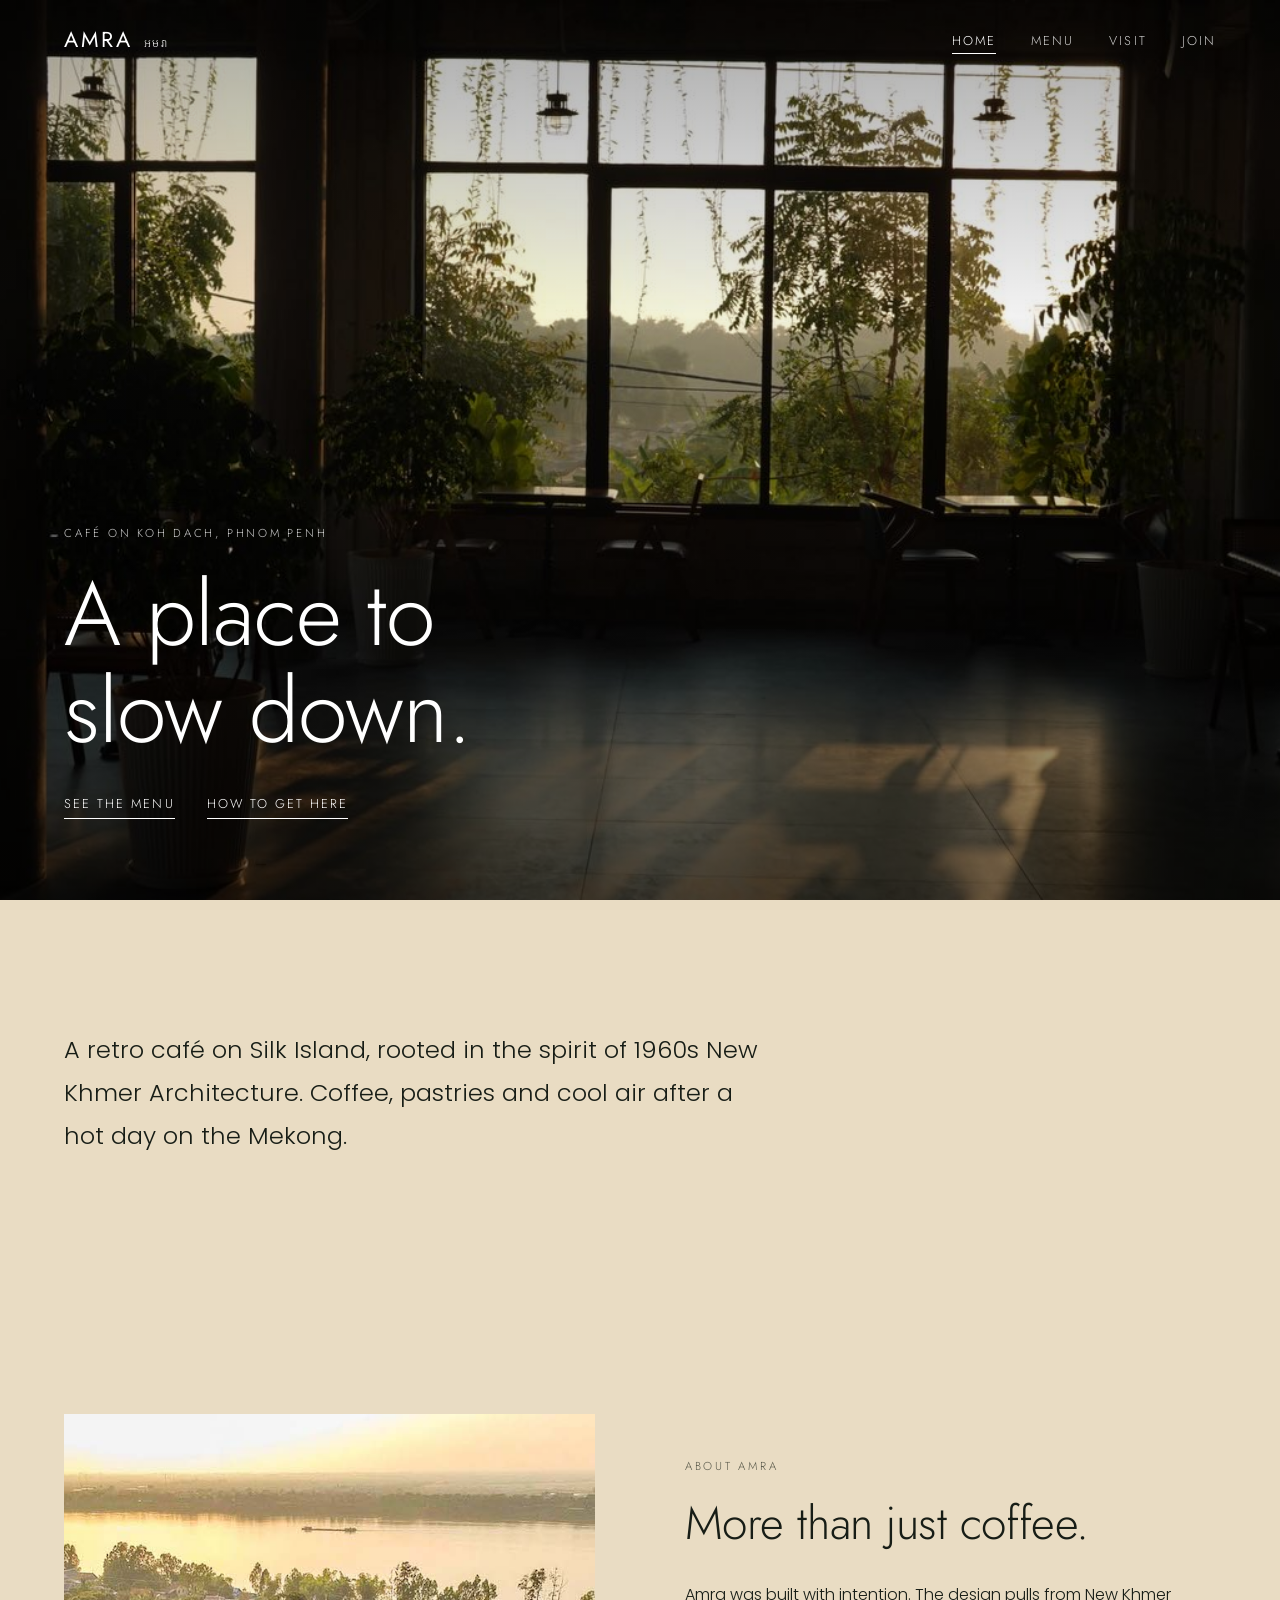
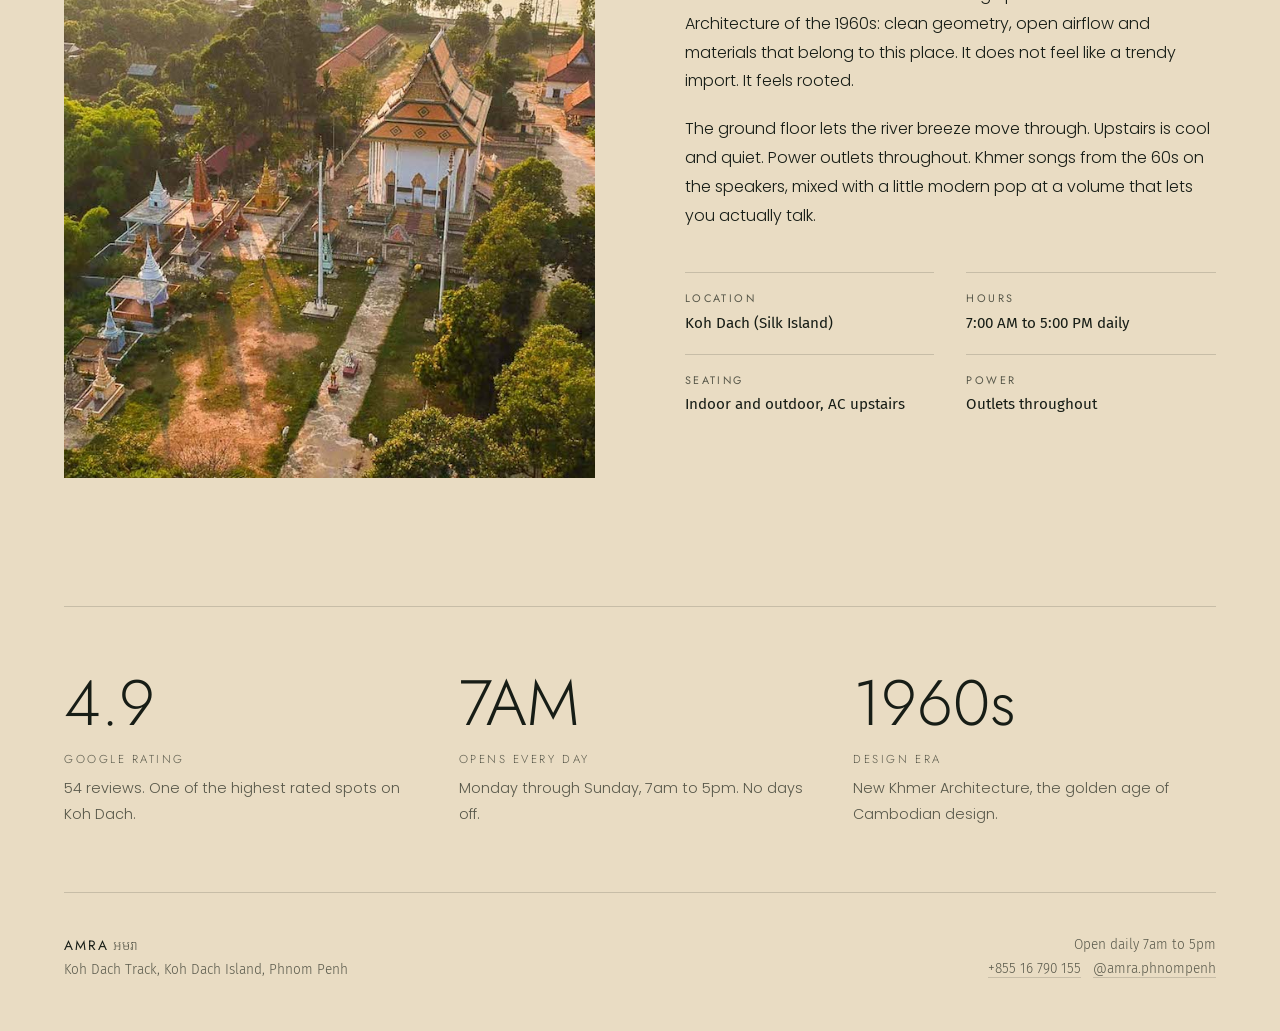
<file: index.html>
<!DOCTYPE html>
<html lang="en">
<head>
<meta charset="UTF-8">
<meta name="viewport" content="width=device-width, initial-scale=1.0">
<title>Amra អមរា | Café on Koh Dach</title>
<meta name="description" content="A retro café on Koh Dach, Silk Island, rooted in 1960s New Khmer Architecture. Coffee, pastries and cool air by the Mekong.">
<link rel="preconnect" href="https://fonts.googleapis.com">
<link rel="preconnect" href="https://fonts.gstatic.com" crossorigin>
<link href="https://fonts.googleapis.com/css2?family=Fira+Sans:wght@300;400;500&family=Jost:wght@300;400;500&family=Noto+Sans+Khmer:wght@300;400&family=Poppins:wght@300;400;500&display=swap" rel="stylesheet">
<link rel="stylesheet" href="style.css">
<link rel="icon" href="favicon.ico" sizes="any">
<link rel="icon" type="image/png" sizes="32x32" href="favicon-32.png">
<link rel="icon" type="image/png" sizes="16x16" href="favicon-16.png">
<link rel="apple-touch-icon" href="apple-touch-icon.png">
<link rel="manifest" href="site.webmanifest">
<meta name="theme-color" content="#E9DCC3">
</head>
<body>
<nav><a href="index.html" class="logo">Amra<small>អមរា</small></a><ul><li><a href="index.html" class="active">Home</a></li><li><a href="menu.html">Menu</a></li><li><a href="visit.html">Visit</a></li><li><a href="join.html">Join</a></li></ul></nav>
<header class="cover" id="cover">
  <div class="cover-media" aria-hidden="true">
    <iframe
      src="https://www.youtube-nocookie.com/embed/-3o5xTxxDhE?autoplay=1&mute=1&controls=0&loop=1&playlist=-3o5xTxxDhE&playsinline=1&modestbranding=1&rel=0&disablekb=1&fs=0&iv_load_policy=3&cc_load_policy=0&showinfo=0"
      title="Amra background video" tabindex="-1" allow="autoplay; encrypted-media" referrerpolicy="strict-origin-when-cross-origin" loading="eager"></iframe>
  </div>
  <div class="cover-shade"></div>
  <div class="cover-text">
    <span class="label">Café on Koh Dach, Phnom Penh</span>
    <h1>A place to<br>slow down.</h1>
    <div class="row"><a class="link" href="menu.html">See the menu</a><a class="link" href="visit.html">How to get here</a></div>
  </div>
</header>

<section class="section intro">
  <p class="lede fade">A retro café on Silk Island, rooted in the spirit of 1960s New Khmer Architecture. Coffee, pastries and cool air after a hot day on the Mekong.</p>
</section>

<section class="section split">
  <div class="photo fade"><img src="images/koh-dach-aerial.jpg" alt="Aerial view of Koh Dach Silk Island, Phnom Penh" loading="lazy"></div>
  <div class="fade">
    <span class="label">About Amra</span>
    <h2>More than just coffee.</h2>
    <p>Amra was built with intention. The design pulls from New Khmer Architecture of the 1960s: clean geometry, open airflow and materials that belong to this place. It does not feel like a trendy import. It feels rooted.</p>
    <p>The ground floor lets the river breeze move through. Upstairs is cool and quiet. Power outlets throughout. Khmer songs from the 60s on the speakers, mixed with a little modern pop at a volume that lets you actually talk.</p>
    <div class="facts fine">
      <div class="fact"><span>Location</span><b>Koh Dach (Silk Island)</b></div>
      <div class="fact"><span>Hours</span><b>7:00 AM to 5:00 PM daily</b></div>
      <div class="fact"><span>Seating</span><b>Indoor and outdoor, AC upstairs</b></div>
      <div class="fact"><span>Power</span><b>Outlets throughout</b></div>
    </div>
  </div>
</section>

<section class="numbers">
  <div class="num fade"><b>4.9</b><span>Google rating</span><p>54 reviews. One of the highest rated spots on Koh Dach.</p></div>
  <div class="num fade"><b>7AM</b><span>Opens every day</span><p>Monday through Sunday, 7am to 5pm. No days off.</p></div>
  <div class="num fade"><b>1960s</b><span>Design era</span><p>New Khmer Architecture, the golden age of Cambodian design.</p></div>
</section>

<footer>
  <div><b>Amra</b> អមរា<br>Koh Dach Track, Koh Dach Island, Phnom Penh</div>
  <div>Open daily 7am to 5pm<br><a href="tel:+85516790155">+855 16 790 155</a> &nbsp; <a href="https://www.instagram.com/amra.phnompenh/" target="_blank" rel="noopener">@amra.phnompenh</a></div>
</footer>
<script>
const io=new IntersectionObserver(es=>es.forEach(e=>{if(e.isIntersecting){e.target.classList.add('in');io.unobserve(e.target)}}),{threshold:.1});
document.querySelectorAll('.fade').forEach(el=>io.observe(el));
</script>
<script>
/* nav stays light over the video, turns solid once you scroll past it */
(function(){
  var nav=document.querySelector('nav'),cover=document.getElementById('cover');
  function f(){nav.classList.toggle('over-video',scrollY<cover.offsetHeight-80)}
  addEventListener('scroll',f,{passive:true});addEventListener('resize',f);f();
})();
</script>
</body>
</html>
</file>
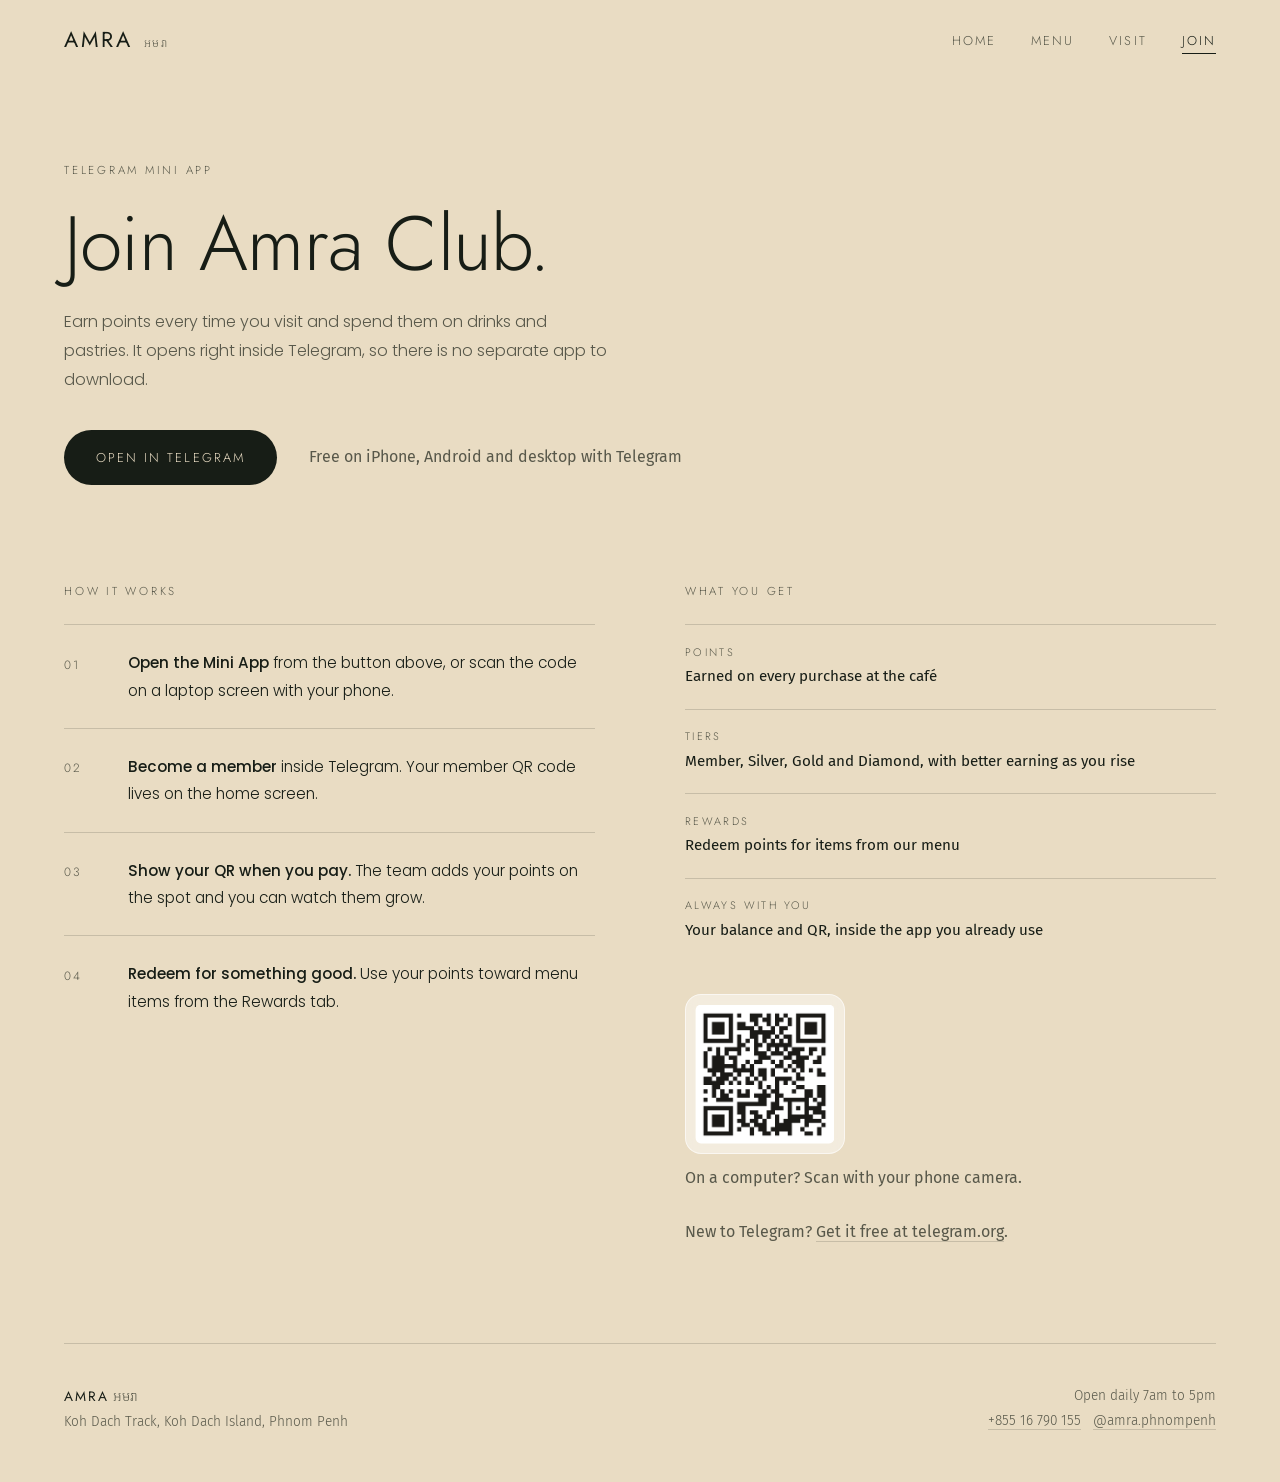
<file: join.html>
<!DOCTYPE html>
<html lang="en">
<head>
<meta charset="UTF-8">
<meta name="viewport" content="width=device-width, initial-scale=1.0">
<title>Amra Club, Telegram Mini App | Amra អមរា</title>
<meta name="description" content="Join Amra Club in our Telegram Mini App. Earn points on every visit and redeem them for drinks and pastries.">
<link rel="preconnect" href="https://fonts.googleapis.com">
<link rel="preconnect" href="https://fonts.gstatic.com" crossorigin>
<link href="https://fonts.googleapis.com/css2?family=Fira+Sans:wght@300;400;500&family=Jost:wght@300;400;500&family=Noto+Sans+Khmer:wght@300;400&family=Poppins:wght@300;400;500&display=swap" rel="stylesheet">
<link rel="stylesheet" href="style.css">
<link rel="icon" href="favicon.ico" sizes="any">
<link rel="icon" type="image/png" sizes="32x32" href="favicon-32.png">
<link rel="icon" type="image/png" sizes="16x16" href="favicon-16.png">
<link rel="apple-touch-icon" href="apple-touch-icon.png">
<link rel="manifest" href="site.webmanifest">
<meta name="theme-color" content="#E9DCC3">
</head>
<body>
<nav><a href="index.html" class="logo">Amra<small>អមរា</small></a><ul><li><a href="index.html">Home</a></li><li><a href="menu.html">Menu</a></li><li><a href="visit.html">Visit</a></li><li><a href="join.html" class="active">Join</a></li></ul></nav>

<header class="page-head fade">
  <span class="label">Telegram Mini App</span>
  <h1>Join Amra Club.</h1>
  <p class="lede">Earn points every time you visit and spend them on drinks and pastries. It opens right inside Telegram, so there is no separate app to download.</p>
  <div class="row" style="margin-top:2.2rem">
    <a class="btn" id="openBtn" href="#" target="_blank" rel="noopener">Open in Telegram</a>
    <span class="fine soft">Free on iPhone, Android and desktop with Telegram</span>
  </div>
</header>

<section class="club">
  <div class="how fade">
    <span class="label">How it works</span>
    <div class="step"><i>01</i><p><b>Open the Mini App</b> from the button above, or scan the code on a laptop screen with your phone.</p></div>
    <div class="step"><i>02</i><p><b>Become a member</b> inside Telegram. Your member QR code lives on the home screen.</p></div>
    <div class="step"><i>03</i><p><b>Show your QR when you pay.</b> The team adds your points on the spot and you can watch them grow.</p></div>
    <div class="step"><i>04</i><p><b>Redeem for something good.</b> Use your points toward menu items from the Rewards tab.</p></div>
  </div>
  <div class="perks fade">
    <span class="label">What you get</span>
    <div class="fact"><span>Points</span><b class="fine">Earned on every purchase at the café</b></div>
    <div class="fact"><span>Tiers</span><b class="fine">Member, Silver, Gold and Diamond, with better earning as you rise</b></div>
    <div class="fact"><span>Rewards</span><b class="fine">Redeem points for items from our menu</b></div>
    <div class="fact"><span>Always with you</span><b class="fine">Your balance and QR, inside the app you already use</b></div>
    <div id="qrWrap" class="qr" hidden><img id="qrImg" alt="Scan to open Amra Club in Telegram" width="160" height="160"><p class="fine soft">On a computer? Scan with your phone camera.</p></div>
    <p class="fine soft" style="margin-top:1.6rem">New to Telegram? <a href="https://telegram.org" target="_blank" rel="noopener">Get it free at telegram.org</a>.</p>
  </div>
</section>
<footer>
  <div><b>Amra</b> អមរា<br>Koh Dach Track, Koh Dach Island, Phnom Penh</div>
  <div>Open daily 7am to 5pm<br><a href="tel:+85516790155">+855 16 790 155</a> &nbsp; <a href="https://www.instagram.com/amra.phnompenh/" target="_blank" rel="noopener">@amra.phnompenh</a></div>
</footer>
<script>
const io=new IntersectionObserver(es=>es.forEach(e=>{if(e.isIntersecting){e.target.classList.add('in');io.unobserve(e.target)}}),{threshold:.1});
document.querySelectorAll('.fade').forEach(el=>io.observe(el));
</script>
<script>
/* Bot link and QR. Change these if the bot or Mini App link ever changes. */
const SITE={telegramLink:"https://t.me/Amracollectives_bot",qrImage:"images/telegram-qr.png"};
const b=document.getElementById("openBtn");
if(SITE.telegramLink){b.href=SITE.telegramLink}else{b.classList.add("todo")}
if(SITE.qrImage){document.getElementById("qrImg").src=SITE.qrImage;document.getElementById("qrWrap").hidden=false}
</script>
</body>
</html>
</file>
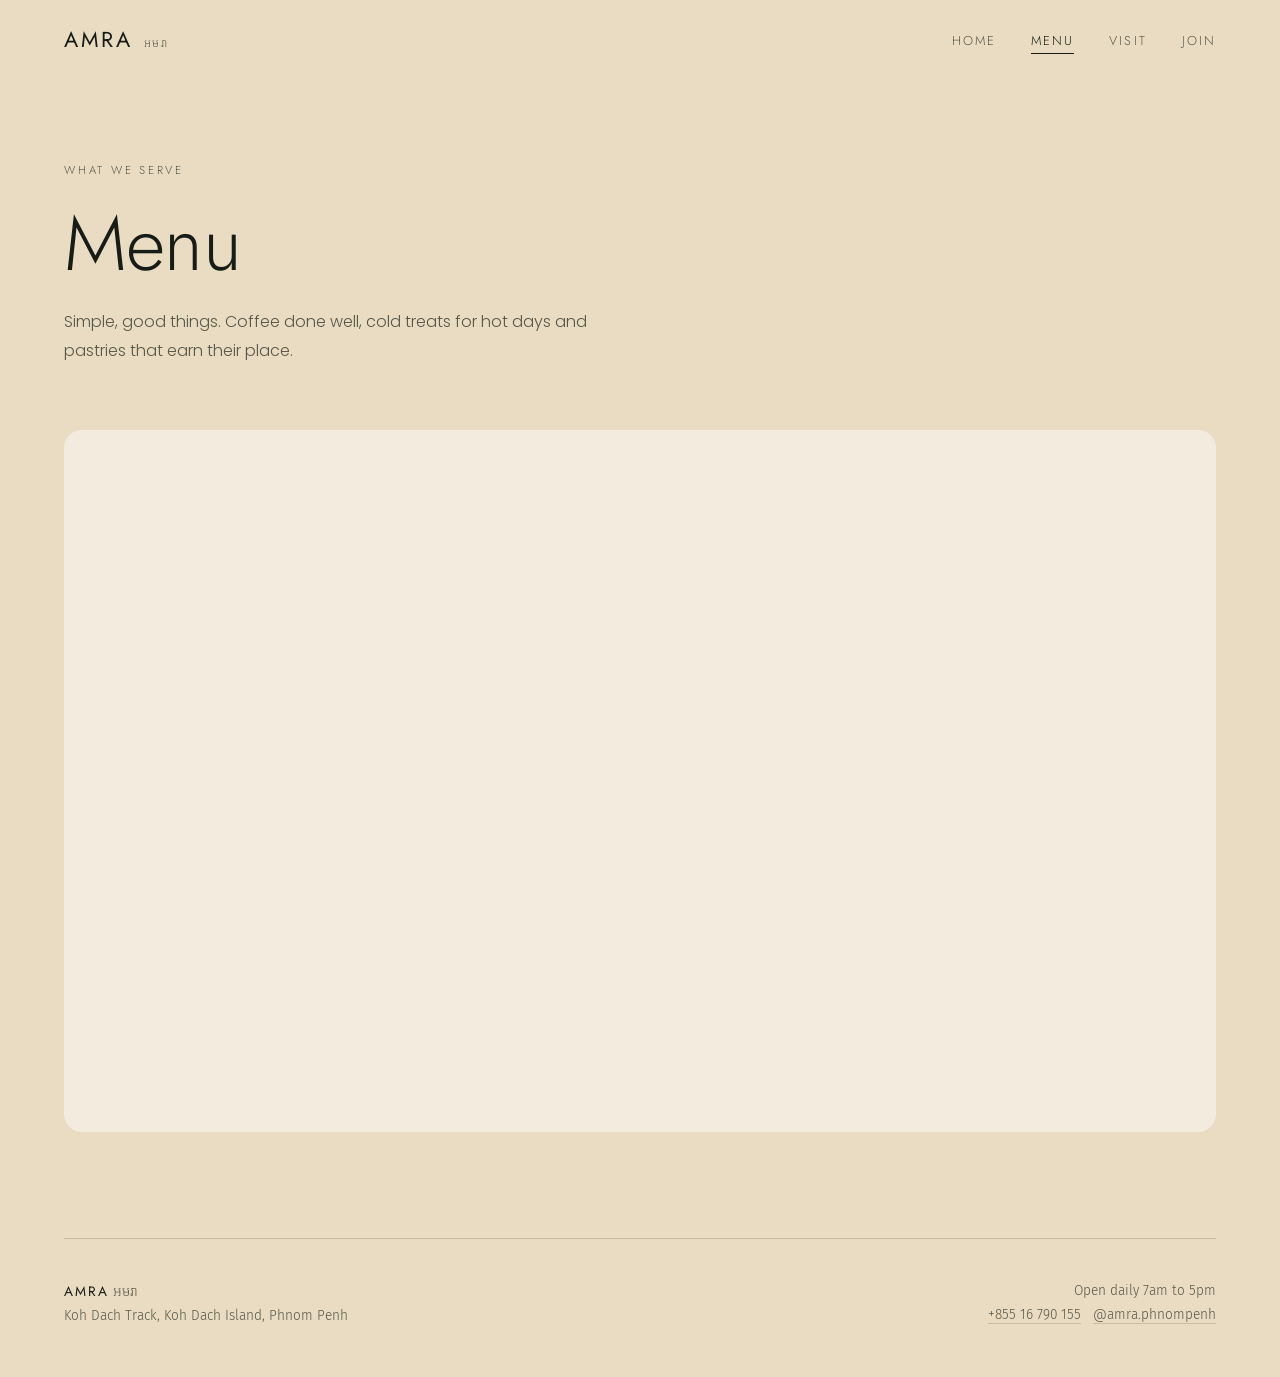
<file: menu.html>
<!DOCTYPE html>
<html lang="en">
<head>
<meta charset="UTF-8">
<meta name="viewport" content="width=device-width, initial-scale=1.0">
<title>Menu | Amra អមរា</title>
<meta name="description" content="The Amra menu. Coffee done well, cold treats for hot days and pastries that earn their place.">
<link rel="preconnect" href="https://fonts.googleapis.com">
<link rel="preconnect" href="https://fonts.gstatic.com" crossorigin>
<link href="https://fonts.googleapis.com/css2?family=Fira+Sans:wght@300;400;500&family=Jost:wght@300;400;500&family=Noto+Sans+Khmer:wght@300;400&family=Poppins:wght@300;400;500&display=swap" rel="stylesheet">
<link rel="stylesheet" href="style.css">
<link rel="icon" href="favicon.ico" sizes="any">
<link rel="icon" type="image/png" sizes="32x32" href="favicon-32.png">
<link rel="icon" type="image/png" sizes="16x16" href="favicon-16.png">
<link rel="apple-touch-icon" href="apple-touch-icon.png">
<link rel="manifest" href="site.webmanifest">
<meta name="theme-color" content="#E9DCC3">
</head>
<body>
<nav><a href="index.html" class="logo">Amra<small>អមរា</small></a><ul><li><a href="index.html">Home</a></li><li><a href="menu.html" class="active">Menu</a></li><li><a href="visit.html">Visit</a></li><li><a href="join.html">Join</a></li></ul></nav>
<header class="page-head fade">
  <span class="label">What we serve</span>
  <h1>Menu</h1>
  <p class="lede">Simple, good things. Coffee done well, cold treats for hot days and pastries that earn their place.</p>
</header>

<section class="flip fade">
  <iframe allowfullscreen allow="clipboard-write" scrolling="no" title="Amra menu" src="https://heyzine.com/flip-book/243841ba07.html"></iframe>
</section>

<footer>
  <div><b>Amra</b> អមរា<br>Koh Dach Track, Koh Dach Island, Phnom Penh</div>
  <div>Open daily 7am to 5pm<br><a href="tel:+85516790155">+855 16 790 155</a> &nbsp; <a href="https://www.instagram.com/amra.phnompenh/" target="_blank" rel="noopener">@amra.phnompenh</a></div>
</footer>
<script>
const io=new IntersectionObserver(es=>es.forEach(e=>{if(e.isIntersecting){e.target.classList.add('in');io.unobserve(e.target)}}),{threshold:.1});
document.querySelectorAll('.fade').forEach(el=>io.observe(el));
</script>
</body>
</html>
</file>
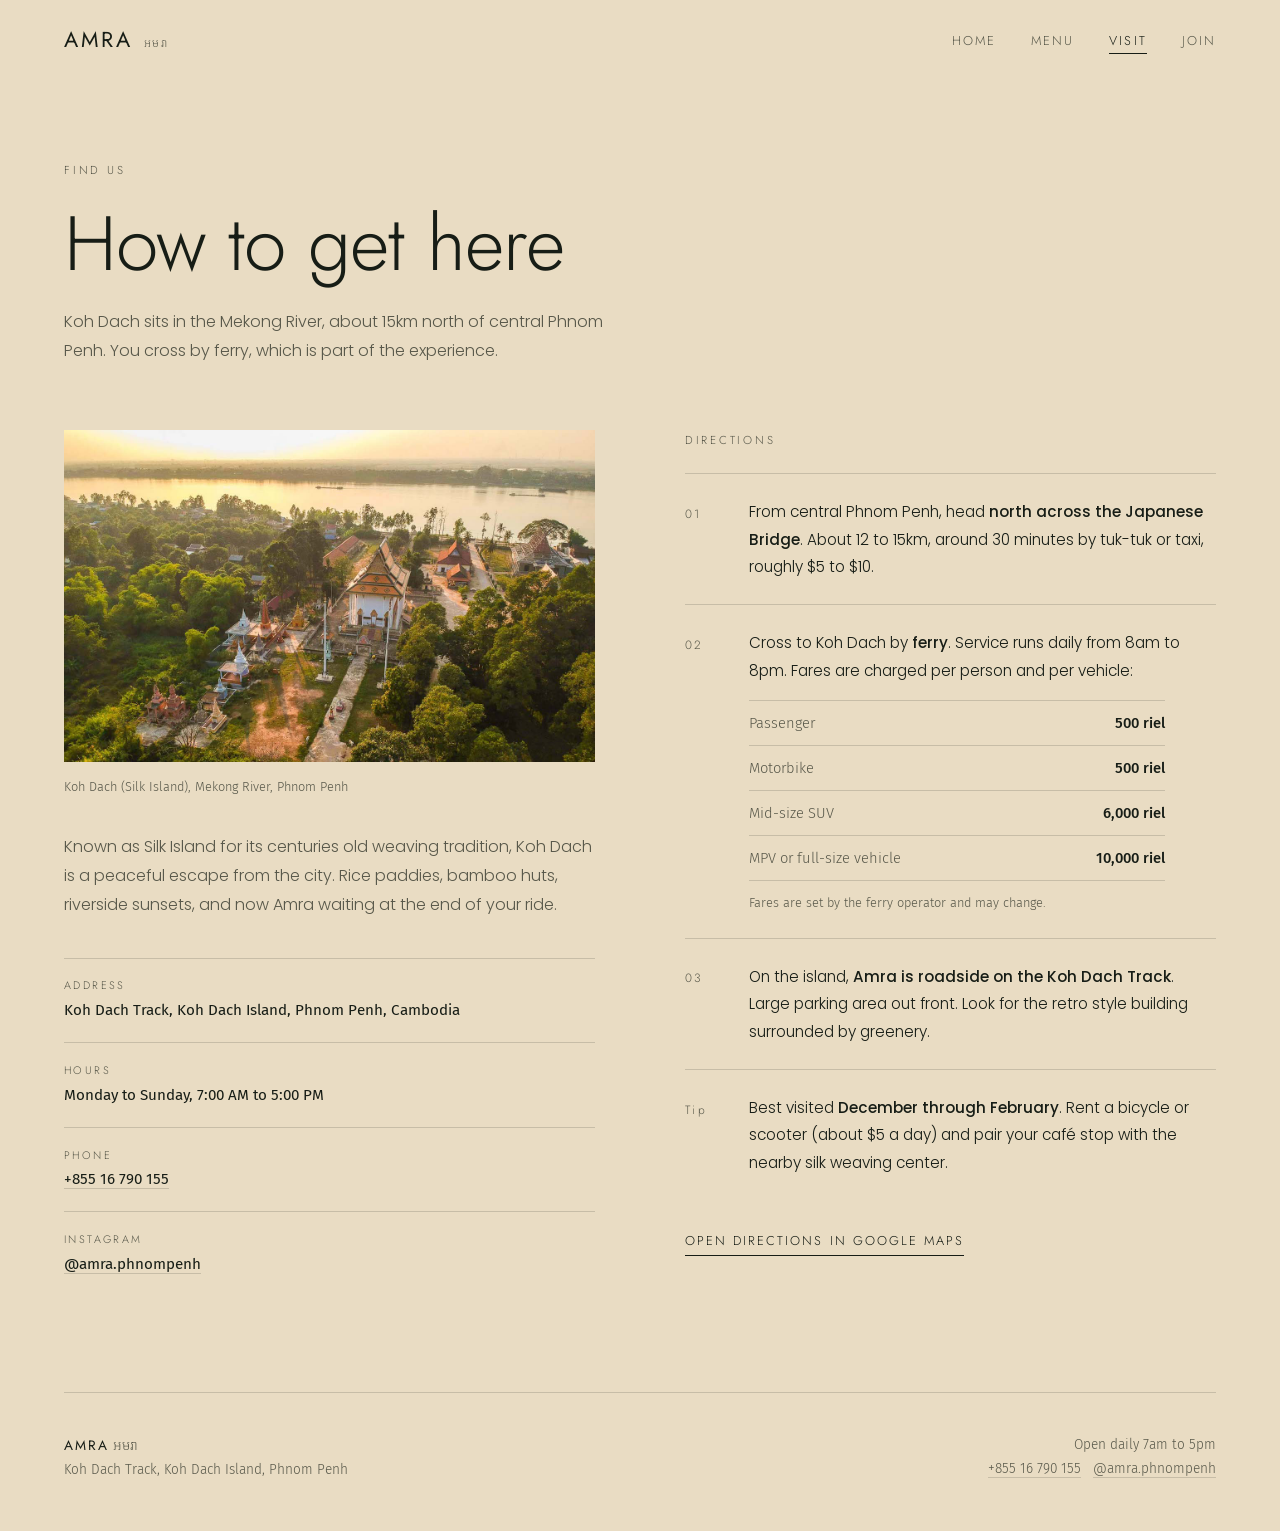
<file: visit.html>
<!DOCTYPE html>
<html lang="en">
<head>
<meta charset="UTF-8">
<meta name="viewport" content="width=device-width, initial-scale=1.0">
<title>Visit | Amra អមរា</title>
<meta name="description" content="How to get to Amra on Koh Dach, Silk Island. About 15km north of central Phnom Penh by road and ferry.">
<link rel="preconnect" href="https://fonts.googleapis.com">
<link rel="preconnect" href="https://fonts.gstatic.com" crossorigin>
<link href="https://fonts.googleapis.com/css2?family=Fira+Sans:wght@300;400;500&family=Jost:wght@300;400;500&family=Noto+Sans+Khmer:wght@300;400&family=Poppins:wght@300;400;500&display=swap" rel="stylesheet">
<link rel="stylesheet" href="style.css">
<link rel="icon" href="favicon.ico" sizes="any">
<link rel="icon" type="image/png" sizes="32x32" href="favicon-32.png">
<link rel="icon" type="image/png" sizes="16x16" href="favicon-16.png">
<link rel="apple-touch-icon" href="apple-touch-icon.png">
<link rel="manifest" href="site.webmanifest">
<meta name="theme-color" content="#E9DCC3">
</head>
<body>
<nav><a href="index.html" class="logo">Amra<small>អមរា</small></a><ul><li><a href="index.html">Home</a></li><li><a href="menu.html">Menu</a></li><li><a href="visit.html" class="active">Visit</a></li><li><a href="join.html">Join</a></li></ul></nav>
<header class="page-head fade">
  <span class="label">Find us</span>
  <h1>How to get here</h1>
  <p class="lede">Koh Dach sits in the Mekong River, about 15km north of central Phnom Penh. You cross by ferry, which is part of the experience.</p>
</header>

<section class="visit">
  <div class="info fade">
    <div class="photo"><img src="images/koh-dach-aerial.jpg" alt="Aerial view of Koh Dach island with Buddhist temple and Mekong River" loading="lazy"></div>
    <p class="cap">Koh Dach (Silk Island), Mekong River, Phnom Penh</p>
    <p class="lede" style="margin-bottom:2.4rem">Known as Silk Island for its centuries old weaving tradition, Koh Dach is a peaceful escape from the city. Rice paddies, bamboo huts, riverside sunsets, and now Amra waiting at the end of your ride.</p>
    <div class="fact"><span>Address</span><b class="fine">Koh Dach Track, Koh Dach Island, Phnom Penh, Cambodia</b></div>
    <div class="fact"><span>Hours</span><b class="fine">Monday to Sunday, 7:00 AM to 5:00 PM</b></div>
    <div class="fact"><span>Phone</span><b class="fine"><a href="tel:+85516790155">+855 16 790 155</a></b></div>
    <div class="fact"><span>Instagram</span><b class="fine"><a href="https://www.instagram.com/amra.phnompenh/" target="_blank" rel="noopener">@amra.phnompenh</a></b></div>
  </div>

  <div class="steps fade">
    <span class="label">Directions</span>
    <div class="step"><i>01</i><p>From central Phnom Penh, head <b>north across the Japanese Bridge</b>. About 12 to 15km, around 30 minutes by tuk-tuk or taxi, roughly $5 to $10.</p></div>
    <div class="step"><i>02</i><div><p>Cross to Koh Dach by <b>ferry</b>. Service runs daily from 8am to 8pm. Fares are charged per person and per vehicle:</p>
      <dl class="fares">
        <div><dt>Passenger</dt><dd>500 riel</dd></div>
        <div><dt>Motorbike</dt><dd>500 riel</dd></div>
        <div><dt>Mid-size SUV</dt><dd>6,000 riel</dd></div>
        <div><dt>MPV or full-size vehicle</dt><dd>10,000 riel</dd></div>
      </dl>
      <p class="note">Fares are set by the ferry operator and may change.</p></div></div>
    <div class="step"><i>03</i><p>On the island, <b>Amra is roadside on the Koh Dach Track</b>. Large parking area out front. Look for the retro style building surrounded by greenery.</p></div>
    <div class="step"><i>Tip</i><p>Best visited <b>December through February</b>. Rent a bicycle or scooter (about $5 a day) and pair your café stop with the nearby silk weaving center.</p></div>
    <a class="link" href="https://maps.app.goo.gl/DjPs8XPtqcNSxias8" target="_blank" rel="noopener">Open directions in Google Maps</a>
  </div>
</section>

<footer>
  <div><b>Amra</b> អមរា<br>Koh Dach Track, Koh Dach Island, Phnom Penh</div>
  <div>Open daily 7am to 5pm<br><a href="tel:+85516790155">+855 16 790 155</a> &nbsp; <a href="https://www.instagram.com/amra.phnompenh/" target="_blank" rel="noopener">@amra.phnompenh</a></div>
</footer>
<script>
const io=new IntersectionObserver(es=>es.forEach(e=>{if(e.isIntersecting){e.target.classList.add('in');io.unobserve(e.target)}}),{threshold:.1});
document.querySelectorAll('.fade').forEach(el=>io.observe(el));
</script>
</body>
</html>
</file>
<file: style.css>
/* Amra, minimal. Jost (Futura style) for display, Poppins for body, Fira Sans for small details. */
:root{
  --bg:#E9DCC3; --ink:#171D16; --soft:#58584A; --line:rgba(23,29,22,.16); --accent:#768A6F; --glass:rgba(255,255,255,.45);
  --display:'Futura','Jost','Noto Sans Khmer',sans-serif;
  --body:'Poppins','Noto Sans Khmer',sans-serif;
  --detail:'Fira Sans','Noto Sans Khmer',sans-serif;
  --pad:clamp(1.25rem,5vw,5rem);
}
*{margin:0;padding:0;box-sizing:border-box}
html{scroll-behavior:smooth}
body{background:var(--bg);color:var(--ink);font-family:var(--body);font-weight:300;font-size:16px;line-height:1.8;overflow-x:hidden;-webkit-font-smoothing:antialiased}
img{display:block;max-width:100%}
a{color:inherit}

/* nav */
nav{position:fixed;inset:0 0 auto 0;z-index:50;display:flex;justify-content:space-between;align-items:center;padding:1.3rem var(--pad);background:rgba(233,220,195,.88);backdrop-filter:blur(8px);-webkit-backdrop-filter:blur(8px)}
.logo{font-family:var(--display);font-weight:400;font-size:1.35rem;letter-spacing:.14em;text-transform:uppercase;text-decoration:none}
.logo small{font-family:var(--body);font-weight:300;font-size:.7rem;letter-spacing:.1em;color:var(--soft);margin-left:.7rem;text-transform:none}
nav ul{display:flex;gap:2.2rem;list-style:none}
nav ul a{font-family:var(--display);font-size:.8rem;letter-spacing:.16em;text-transform:uppercase;text-decoration:none;color:var(--soft);padding-bottom:3px;border-bottom:1px solid transparent;transition:color .2s,border-color .2s}
nav ul a:hover{color:var(--ink)}
nav ul a.active{color:var(--ink);border-color:var(--ink)}

/* type */
h1,h2{font-family:var(--display);font-weight:300;line-height:1.08;letter-spacing:-.01em}
h1{font-size:clamp(2.8rem,7vw,6rem)}
h2{font-size:clamp(1.9rem,3.6vw,3rem)}
.label{font-family:var(--display);font-size:.72rem;letter-spacing:.24em;text-transform:uppercase;color:var(--soft);margin-bottom:1.4rem;display:block}
.lede{color:var(--soft);max-width:34rem}
.fine{font-family:var(--detail);font-weight:400}
.link{font-family:var(--display);font-size:.8rem;letter-spacing:.16em;text-transform:uppercase;text-decoration:none;border-bottom:1px solid var(--ink);padding-bottom:3px;display:inline-block;transition:opacity .2s}
.link:hover{opacity:.55}
.row{display:flex;gap:2rem;align-items:center;flex-wrap:wrap}

/* home hero */
.hero{min-height:100svh;display:grid;grid-template-columns:1fr 1fr}
.hero-text{display:flex;flex-direction:column;justify-content:center;padding:8rem 4rem 5rem var(--pad)}
.hero-text h1{margin-bottom:1.6rem}
.hero-text .lede{margin-bottom:2.6rem}
.hero-img{position:relative;min-height:60vh}
.hero-img img{position:absolute;inset:0;width:100%;height:100%;object-fit:cover}

/* video cover */
.cover{position:relative;height:100svh;min-height:520px;overflow:hidden;background:#1B1A17 url(images/interior.jpg) center/cover no-repeat;color:#fff}
.cover-media{position:absolute;inset:0;pointer-events:none;overflow:hidden}
.cover-media iframe{position:absolute;top:50%;left:50%;width:max(100vw,177.78svh);height:max(56.25vw,100svh);transform:translate(-50%,-50%);border:0;pointer-events:none}
.cover-shade{position:absolute;inset:0;pointer-events:none;background:linear-gradient(180deg,rgba(0,0,0,.35) 0%,rgba(0,0,0,.05) 35%,rgba(0,0,0,.55) 100%)}
.cover-text{position:absolute;left:var(--pad);right:var(--pad);bottom:clamp(2.5rem,9vh,6rem);z-index:2}
.cover-text .label{color:rgba(255,255,255,.8)}
.cover-text h1{margin-bottom:2rem;color:#fff}
.cover-text .link{color:#fff;border-color:#fff}
.intro{padding-bottom:0}
.intro .lede{font-size:clamp(1.1rem,2vw,1.5rem);max-width:44rem;color:var(--ink)}
nav.over-video{background:transparent;backdrop-filter:none;-webkit-backdrop-filter:none}
nav.over-video .logo,nav.over-video .logo small{color:#fff}
nav.over-video ul a{color:rgba(255,255,255,.8)}
nav.over-video ul a:hover,nav.over-video ul a.active{color:#fff;border-color:#fff}
@media(prefers-reduced-motion:reduce){.cover-media{display:none}}

/* sections */
.section{padding:clamp(4.5rem,10vw,9rem) var(--pad)}
.split{display:grid;grid-template-columns:1fr 1fr;gap:clamp(2rem,7vw,7rem);align-items:center}
.photo{aspect-ratio:4/5;overflow:hidden}
.photo img{width:100%;height:100%;object-fit:cover}
.split p+p{margin-top:1.2rem}
.split h2{margin-bottom:2rem}
.facts{display:grid;grid-template-columns:1fr 1fr;gap:0 2rem;margin-top:2.6rem}
.fact{border-top:1px solid var(--line);padding:1rem 0}
.fact span{display:block;font-family:var(--display);font-size:.68rem;letter-spacing:.22em;text-transform:uppercase;color:var(--soft)}
.fact b{font-family:var(--detail);font-weight:400;font-size:.95rem}

/* numbers */
.numbers{display:grid;grid-template-columns:repeat(3,1fr);gap:2rem;border-top:1px solid var(--line);margin:0 var(--pad);padding:4rem 0}
.num b{display:block;font-family:var(--display);font-weight:300;font-size:clamp(2.4rem,5vw,4rem);line-height:1}
.num span{display:block;font-family:var(--display);font-size:.72rem;letter-spacing:.22em;text-transform:uppercase;color:var(--soft);margin:.9rem 0 .4rem}
.num p{font-size:.9rem;color:var(--soft);max-width:22rem}

/* inner page header */
.page-head{padding:10rem var(--pad) 4rem}
.page-head h1{font-size:clamp(2.4rem,6vw,5rem);margin-bottom:1.4rem}

/* menu */
.flip{padding:0 var(--pad) 6rem}
.flip iframe{width:100%;height:min(78vh,720px);min-height:420px;border:0;border-radius:18px;background:var(--glass)}

/* reviews */
.score{padding:0 var(--pad) 3rem;display:flex;align-items:baseline;gap:1.4rem;flex-wrap:wrap}
.score b{font-family:var(--display);font-weight:300;font-size:clamp(3rem,7vw,5.5rem);line-height:1}
.score span{color:var(--soft)}
.reviews{padding:0 var(--pad) 4rem;max-width:58rem}
.review{display:block;text-decoration:none;border-top:1px solid var(--line);padding:2rem 0;transition:opacity .2s}
.review:hover{opacity:.6}
.review p{font-size:1.02rem}
.review small{display:block;margin-top:.9rem;font-family:var(--display);font-size:.68rem;letter-spacing:.22em;text-transform:uppercase;color:var(--soft)}
.reviews-end{padding:0 var(--pad) 6rem;border-top:1px solid var(--line);margin:0 var(--pad);padding-left:0;padding-right:0;padding-top:2.5rem}

/* visit */
.visit{padding:0 var(--pad) 6rem;display:grid;grid-template-columns:1fr 1fr;gap:clamp(2rem,7vw,7rem);align-items:start}
.visit .photo{aspect-ratio:16/10;margin-bottom:.8rem}
.cap{font-family:var(--detail);font-size:.8rem;color:var(--soft);margin-bottom:2.2rem}
.info .fact{padding:1.1rem 0}
.info .fact a{text-decoration:none;border-bottom:1px solid var(--line)}
.steps{margin-top:0}
.step{display:grid;grid-template-columns:3rem 1fr;gap:1rem;border-top:1px solid var(--line);padding:1.5rem 0}
.step i{font-style:normal;font-family:var(--display);font-size:.75rem;letter-spacing:.2em;color:var(--soft);padding-top:.35rem}
.step p{font-size:.95rem}
.step b{font-weight:500}
.steps .link{margin-top:1.8rem}

.fares{margin:1rem 0 .6rem;max-width:26rem}
.fares div{display:flex;justify-content:space-between;gap:1rem;border-top:1px solid var(--line);padding:.55rem 0;font-family:var(--detail);font-size:.92rem}
.fares div:last-child{border-bottom:1px solid var(--line)}
.fares dt{color:var(--soft)}.fares dd{font-weight:500}
.step .note{font-family:var(--detail);font-size:.8rem;color:var(--soft)}

.btn{display:inline-block;background:var(--ink);color:var(--bg);font-family:var(--display);font-size:.8rem;letter-spacing:.16em;text-transform:uppercase;text-decoration:none;padding:1rem 2rem;border-radius:999px;transition:opacity .2s}
.btn:hover{opacity:.8}
.soft{color:var(--soft)}
.todo{outline:1px dashed #c49a2a;outline-offset:4px}
.club{padding:2rem var(--pad) 6rem;display:grid;grid-template-columns:1fr 1fr;gap:clamp(2rem,7vw,7rem);align-items:start}
.perks .fact{padding:1.1rem 0}
.qr{margin-top:2rem}.qr img{border:1px solid rgba(255,255,255,.6);padding:.6rem;background:var(--glass);backdrop-filter:blur(8px);-webkit-backdrop-filter:blur(8px);border-radius:16px;margin-bottom:.6rem}
.perks a{text-decoration:none;border-bottom:1px solid var(--line)}
@media(max-width:860px){.club{grid-template-columns:1fr}}

/* footer */
footer{border-top:1px solid var(--line);margin:0 var(--pad);padding:2.5rem 0 3rem;display:flex;justify-content:space-between;gap:2rem;flex-wrap:wrap;font-family:var(--detail);font-size:.85rem;color:var(--soft)}
footer b{font-family:var(--display);font-weight:400;letter-spacing:.14em;text-transform:uppercase;color:var(--ink)}
footer a{text-decoration:none;border-bottom:1px solid var(--line)}
footer div:last-child{text-align:right}

/* motion */
.fade{opacity:0;transform:translateY(14px);transition:opacity .8s ease,transform .8s ease}
.fade.in{opacity:1;transform:none}
@media(prefers-reduced-motion:reduce){.fade{opacity:1;transform:none;transition:none}html{scroll-behavior:auto}}

@media(max-width:860px){
  nav{padding:1rem 1.25rem}.logo small{display:none}nav ul{gap:1.2rem}nav ul a{font-size:.7rem}
  .hero{grid-template-columns:1fr}.hero-text{padding:7rem 1.25rem 3rem}.hero-img{height:56vh;min-height:0}
  .split,.visit{grid-template-columns:1fr}.photo{aspect-ratio:4/3}
  .numbers{grid-template-columns:1fr;gap:2.4rem}
  footer div:last-child{text-align:left}
}
</file>
